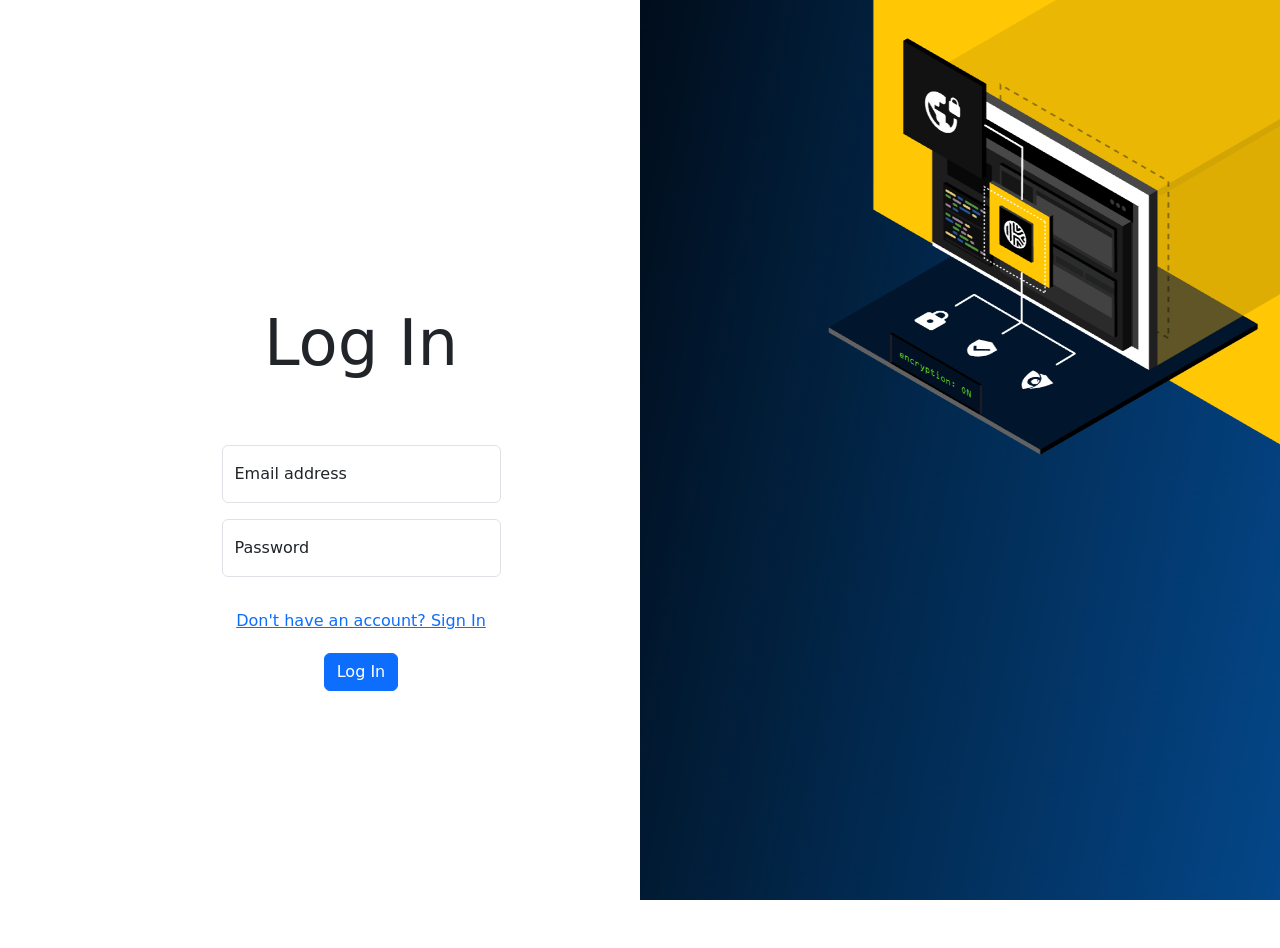
<file: index.html>
<!DOCTYPE html>
<html lang="en">
<head>
  <meta charset="UTF-8">
  <meta name="viewport" content="width=device-width, initial-scale=1.0">
  <link rel="stylesheet" href="style.css">
  <link href="https://cdn.jsdelivr.net/npm/bootstrap@5.0.2/dist/css/bootstrap.min.css" rel="stylesheet" integrity="sha384-EVSTQN3/azprG1Anm3QDgpJLIm9Nao0Yz1ztcQTwFspd3yD65VohhpuuCOmLASjC" crossorigin="anonymous">
  <title>Dashboard</title>
</head>
<body>
  <!-- NavBar -->
  <div id="header"></div>
  <script>
    fetch('components/header.html')
      .then(response => response.text())
      .then(data => {
        document.getElementById('header').innerHTML = data;
      })
      .catch(error => console.error('Error loading header:', error));
  </script>
  <!-- End of NavBar -->

  <!-- Projects -->
  <div class="projects-cards">
    <div class="row row-cols-1 row-cols-md-3 g-4">
      <div class="col">
        <div class="card">
          <img src="images/background.jpg" style="max-height: 10em; object-fit: cover; position: relative;" class="card-img-top" alt="...">
          <div class="card-body">
            <h5 class="card-title">Proyecto Impresionante</h5>
            <p class="card-text">Lorem ipsum dolor, sit amet consectetur adipisicing elit. Perspiciatis ipsam nostrum delectus voluptatibus quae dolore illum quisquam, porro commodi, nemo temporibus officiis nihil consequuntur ratione quo eum incidunt nobis architecto?</p>
          </div>
          <div class="card-footer">
            <small class="text-muted">Last updated 3 mins ago</small>
          </div>
        </div>
      </div>
      <div class="col">
        <div class="card">
          <img src="images/background.jpg" style="max-height: 10em; object-fit: cover; position: relative;" class="card-img-top" alt="...">
          <div class="card-body">
            <h5 class="card-title">Proyecto Increíble</h5>
            <p class="card-text">Lorem ipsum dolor sit amet consectetur adipisicing elit. Explicabo quae dolores odit quam voluptatibus. Ut quibusdam, aliquam quas repellat in incidunt laboriosam possimus dolorum voluptatibus nam praesentium iste! Hic, ipsum!</p>
          </div>
          <div class="card-footer">
            <small class="text-muted">Last updated 3 mins ago</small>
          </div>
        </div>
      </div>
      <div class="col">
        <div class="card">
          <img src="images/background.jpg" style="max-height: 10em; object-fit: cover; position: relative;" class="card-img-top" alt="...">
          <div class="card-body">
            <h5 class="card-title">Proyecto Fantástico</h5>
            <p class="card-text">Lorem, ipsum dolor sit amet consectetur adipisicing elit. Veniam molestias ea placeat non rem vel, natus fugiat nisi magni earum saepe harum blanditiis ex quod nam laudantium quae eveniet odio?</p>
          </div>
          <div class="card-footer">
            <small class="text-muted">Last updated 3 mins ago</small>
          </div>
        </div>
      </div>
      <div class="col">
        <div class="card">
          <img src="images/background.jpg" style="max-height: 10em; object-fit: cover; position: relative;" class="card-img-top" alt="...">
          <div class="card-body">
            <h5 class="card-title">Proyecto Espectacular</h5>
            <p class="card-text">Lorem ipsum dolor sit amet consectetur adipisicing elit. Impedit corporis placeat eligendi, atque omnis officia ullam recusandae voluptates quae cumque consectetur minus odio voluptatibus, mollitia quibusdam accusantium illum, dolorum labore?</p>
          </div>
          <div class="card-footer">
            <small class="text-muted">Last updated 3 mins ago</small>
          </div>
        </div>
      </div>
    </div>
  </div>
  <!-- End of Projects -->

  <!-- Footer -->
  <div id="footer"></div>
  <script>
    fetch('components/footer.html')
      .then(response => response.text())
      .then(data => {
        document.getElementById('footer').innerHTML = data;
      })
      .catch(error => console.error('Error loading footer:', error));
  </script>
  <!-- End of Footer -->

  <script src="https://cdn.jsdelivr.net/npm/bootstrap@5.0.2/dist/js/bootstrap.bundle.min.js" integrity="sha384-MrcW6ZMFYlzcLA8Nl+NtUVF0sA7MsXsP1UyJoMp4YLEuNSfAP+JcXn/tWtIaxVXM" crossorigin="anonymous"></script>
  <script src="scripts/auth.js"></script>
  <script src="scripts/pokeapi.js"></script>
  <script>
    checkSession();
  </script>

</body>
</html>
</file>
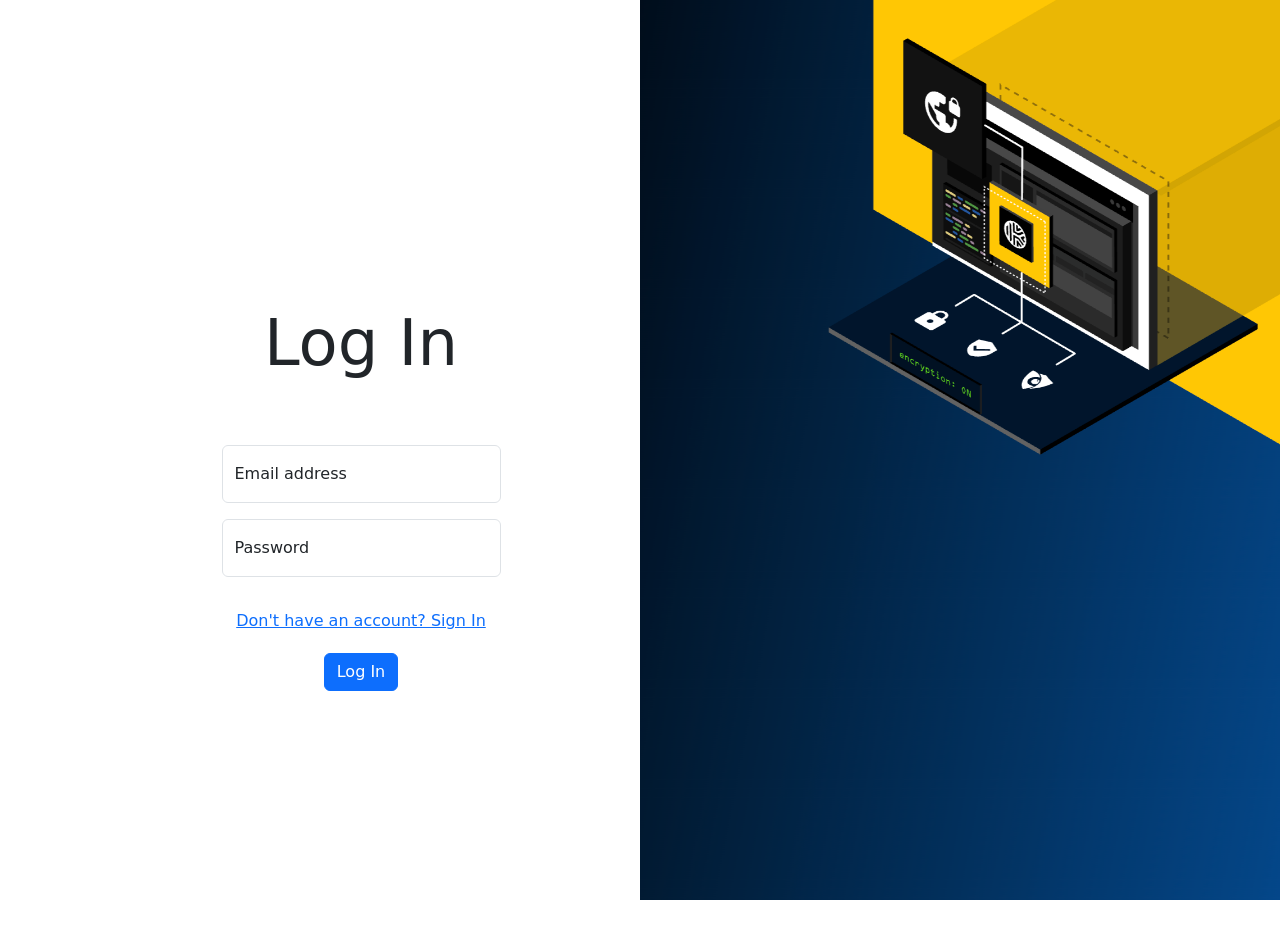
<file: pages/help.html>
<!-- filepath: /Users/opsystem/Documents/GitHub/Web6to/pages/help.html -->
<!DOCTYPE html>
<html lang="en">
<head>
  <meta charset="UTF-8">
  <meta name="viewport" content="width=device-width, initial-scale=1.0">
  <link rel="stylesheet" href="../style.css">
  <link href="https://cdn.jsdelivr.net/npm/bootstrap@5.0.2/dist/css/bootstrap.min.css" rel="stylesheet" integrity="sha384-EVSTQN3/azprG1Anm3QDgpJLIm9Nao0Yz1ztcQTwFspd3yD65VohhpuuCOmLASjC" crossorigin="anonymous">
  <title>Help</title>
</head>
<body>
  <!-- NavBar -->
  <div id="header"></div>
  <script>
    fetch('/components/header.html')
      .then(response => response.text())
      .then(data => {
        document.getElementById('header').innerHTML = data;
      })
      .catch(error => console.error('Error loading header:', error));
  </script>
  <!-- End of NavBar -->

  <!-- Help Content -->
  <div class="container-fluid mt-5 p-3">
    
    <div class="row">
      <div class="col-md-3">
        <h1 class="mb-4">Help Center</h1>
      </div>
      <div class="col-md-6">
        <div class="accordion" id="helpAccordion">
          <div class="accordion-item">
            <h2 class="accordion-header" id="headingOne">
              <button class="accordion-button" type="button" data-bs-toggle="collapse" data-bs-target="#collapseOne" aria-expanded="true" aria-controls="collapseOne">
                Getting Started
              </button>
            </h2>
            <div id="collapseOne" class="accordion-collapse collapse show" aria-labelledby="headingOne" data-bs-parent="#helpAccordion">
              <div class="accordion-body">
                Lorem ipsum dolor sit, amet consectetur adipisicing elit. Temporibus esse obcaecati unde exercitationem provident numquam, illum iusto consectetur voluptas, veniam harum, excepturi quas cum explicabo debitis dolores cumque animi! Deserunt!
              </div>
            </div>
          </div>
          <div class="accordion-item">
            <h2 class="accordion-header" id="headingTwo">
              <button class="accordion-button collapsed" type="button" data-bs-toggle="collapse" data-bs-target="#collapseTwo" aria-expanded="false" aria-controls="collapseTwo">
                How do I create a project?
              </button>
            </h2>
            <div id="collapseTwo" class="accordion-collapse collapse" aria-labelledby="headingTwo" data-bs-parent="#helpAccordion">
              <div class="accordion-body">
                Lorem ipsum dolor sit amet consectetur adipisicing elit. Velit beatae repudiandae est esse quis, quaerat, nihil sed saepe impedit fuga reprehenderit molestias tempora voluptates! Facilis consequuntur officia aperiam obcaecati adipisci?
              </div>
            </div>
          </div>
          <div class="accordion-item">
            <h2 class="accordion-header" id="headingThree">
              <button class="accordion-button collapsed" type="button" data-bs-toggle="collapse" data-bs-target="#collapseThree" aria-expanded="false" aria-controls="collapseThree">
                Understanding the Dashboard
              </button>
            </h2>
            <div id="collapseThree" class="accordion-collapse collapse" aria-labelledby="headingThree" data-bs-parent="#helpAccordion">
              <div class="accordion-body">
                Lorem, ipsum dolor sit amet consectetur adipisicing elit. Pariatur reiciendis voluptas totam, obcaecati assumenda soluta nihil sint culpa ducimus illo? Expedita nostrum placeat, illum laudantium ducimus omnis cum itaque! Odit?
              </div>
            </div>
          </div>
          <div class="accordion-item">
            <h2 class="accordion-header" id="headingFour">
              <button class="accordion-button collapsed" type="button" data-bs-toggle="collapse" data-bs-target="#collapseFour" aria-expanded="false" aria-controls="collapseFour">
                Account & Security
              </button>
            </h2>
            <div id="collapseFour" class="accordion-collapse collapse" aria-labelledby="headingFour" data-bs-parent="#helpAccordion">
              <div class="accordion-body">
                Lorem ipsum dolor sit amet, consectetur adipisicing elit. Voluptate quae quis ipsa veritatis, consequuntur accusamus? Enim et porro ex dolores! Reprehenderit culpa iste expedita ex. Voluptate incidunt cumque voluptas ducimus!
              </div>
            </div>
          </div>
          <div class="accordion-item">
            <h2 class="accordion-header" id="headingFive">
              <button class="accordion-button collapsed" type="button" data-bs-toggle="collapse" data-bs-target="#collapseFive" aria-expanded="false" aria-controls="collapseFive">
                Contact Support
              </button>
            </h2>
            <div id="collapseFive" class="accordion-collapse collapse" aria-labelledby="headingFive" data-bs-parent="#helpAccordion">
              <div class="accordion-body">
                Lorem ipsum dolor, sit amet consectetur adipisicing elit. Eaque ea, nihil possimus sunt cumque eius corrupti ducimus sit magnam sapiente incidunt, quod voluptates modi! Ducimus esse a maiores cumque debitis!
              </div>
            </div>
          </div>
        </div>
      </div>
      <div class="col-md-3">
        <div class="card">
          <div class="card-header">
            <h5>Quick Links</h5>
          </div>
          <div class="card-body">
            <ul class="list-unstyled">
              <li><a href="../index.html" class="btn btn-link">View Projects</a></li>
              <li><a href="dashboards.html" class="btn btn-link">Go to Dashboard</a></li>
              <li><a href="login.html" class="btn btn-link">Log In</a></li>
              <li><a href="signin.html" class="btn btn-link">Sign Up</a></li>
            </ul>
          </div>
        </div>
      </div>
    </div>
  </div>
  <!-- End of Help Content -->

  <!-- Footer -->
  <div id="footer"></div>
  <script>
    fetch('../components/footer.html')
      .then(response => response.text())
      .then(data => {
        document.getElementById('footer').innerHTML = data;
      })
      .catch(error => console.error('Error loading footer:', error));
  </script>
  <!-- End of Footer -->

  <script src="https://cdn.jsdelivr.net/npm/bootstrap@5.0.2/dist/js/bootstrap.bundle.min.js"></script>
  <script src="/scripts/auth.js"></script>
  <script src="/scripts/pokeapi.js"></script>
  <script>
    checkSession();
  </script>
</body>
</html>
</file>
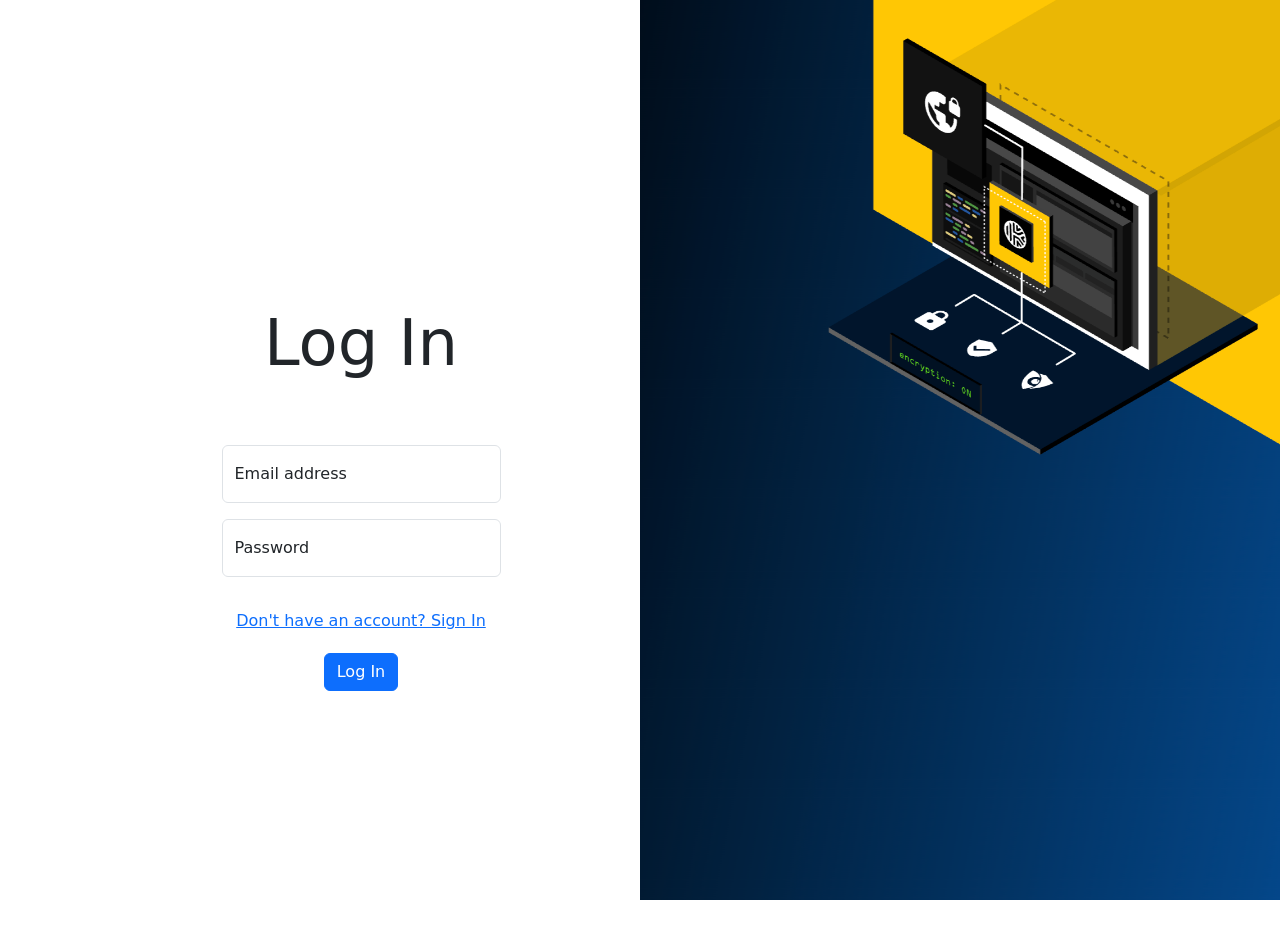
<file: pages/login.html>
<!DOCTYPE html>
<html lang="en">
<head>
  <meta charset="UTF-8">
  <meta name="viewport" content="width=device-width, initial-scale=1.0">
  <link rel="stylesheet" href="../style.css">
  <link href="https://cdn.jsdelivr.net/npm/bootstrap@5.0.2/dist/css/bootstrap.min.css" rel="stylesheet" integrity="sha384-EVSTQN3/azprG1Anm3QDgpJLIm9Nao0Yz1ztcQTwFspd3yD65VohhpuuCOmLASjC" crossorigin="anonymous">
  <title>Log In</title>
</head>
<body>
  <div class="container">
    <div class="login-container">
      <h2>Log In</h2>
      <form id="loginForm">
        <div class="form-floating mb-3">
          <input type="email" class="form-control" id="floatingInput" placeholder="name@example.com" required>
          <label for="floatingInput">Email address</label>
        </div>

        <div class="form-floating mb-3">
          <input type="password" class="form-control" id="floatingPassword" placeholder="Password" required>
          <label for="floatingPassword">Password</label>
        </div>

        <div id="errorMessage" class="alert alert-danger" style="display:none;"></div>

        <a href="signin.html" class="text-center pt-3">Don't have an account? Sign In</a>

        <div class="submit-button">
          <button type="submit" class="btn btn-primary">Log In</button>
        </div>
      </form>
    </div>
  </div>
  <div class="background"></div>

  <script>
    document.getElementById('loginForm').addEventListener('submit', function(e) {
      e.preventDefault();
      
      const email = document.getElementById('floatingInput').value;
      const password = document.getElementById('floatingPassword').value;
      const errorMessage = document.getElementById('errorMessage');
      
      // Obtener usuarios registrados
      let users = JSON.parse(localStorage.getItem('users')) || [];
      
      // Buscar usuario con ese email y contraseña
      const user = users.find(u => u.email === email && u.password === password);
      
      if(!user) {
        errorMessage.textContent = 'Email o contraseña incorrectos';
        errorMessage.style.display = 'block';
        return;
      }
      
      // Guardar sesión
      localStorage.setItem('userSession', JSON.stringify({
        email: email,
        loginTime: new Date().toISOString()
      }));
      
      // Redirigir a index.html
      window.location.href = '../index.html';
    });
  </script>
</body>
</html>
</file>
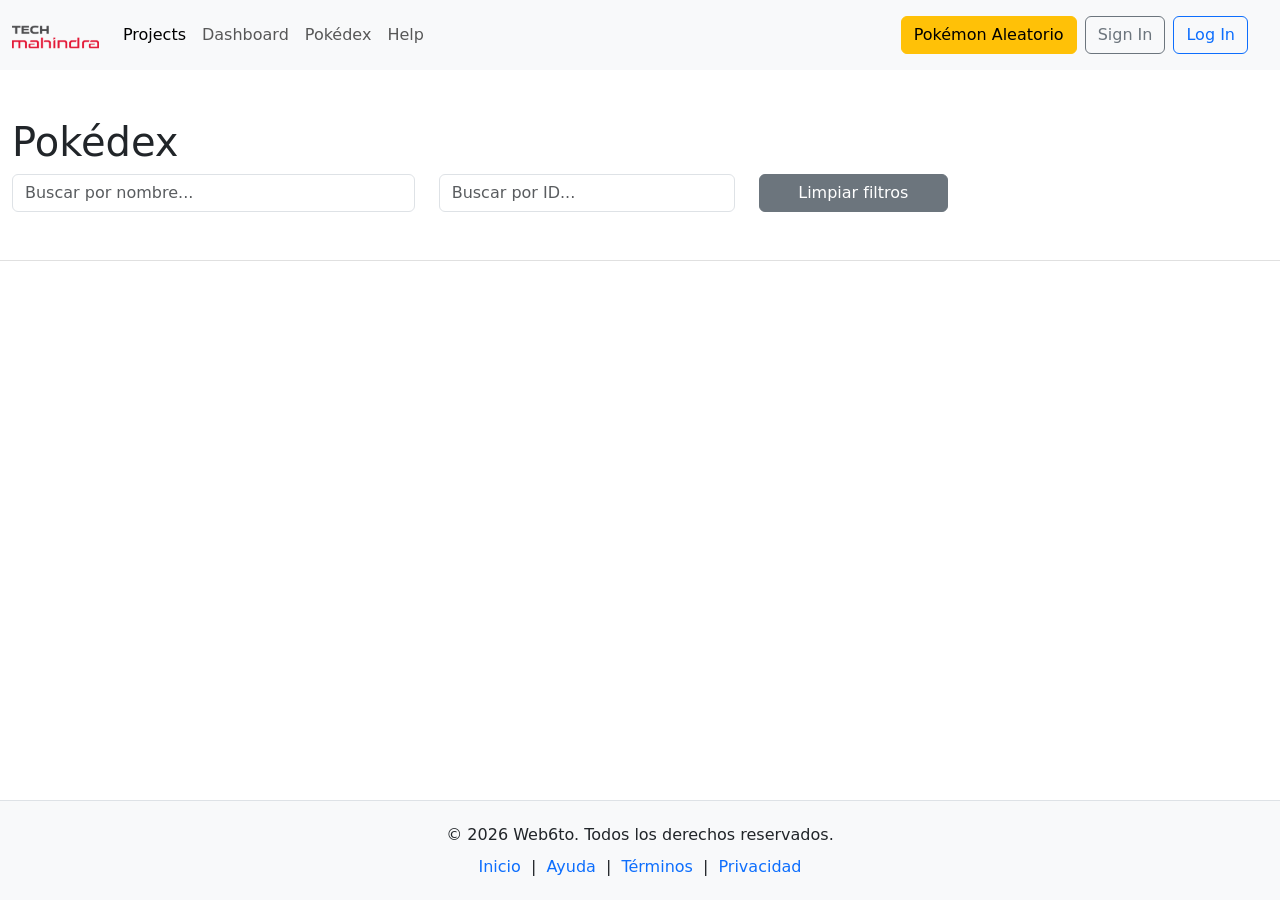
<file: pages/pokemons.html>
<!DOCTYPE html>
<html lang="es">
<head>
  <meta charset="UTF-8">
  <meta name="viewport" content="width=device-width, initial-scale=1.0">
  <link rel="stylesheet" href="../style.css">
  <link href="https://cdn.jsdelivr.net/npm/bootstrap@5.0.2/dist/css/bootstrap.min.css" rel="stylesheet" integrity="sha384-EVSTQN3/azprG1Anm3QDgpJLIm9Nao0Yz1ztcQTwFspd3yD65VohhpuuCOmLASjC" crossorigin="anonymous">
  <title>Pokémons</title>
</head>
<body>
  <!-- NavBar -->
  <div id="header"></div>
  <script>
    fetch('/components/header.html')
      .then(response => response.text())
      .then(data => {
        document.getElementById('header').innerHTML = data;
      })
      .catch(error => console.error('Error loading header:', error));
  </script>
  <!-- End of NavBar -->

  <!-- Pokemon Content -->
  <div class="container-fluid pokemon-gallery">
    <div class="row">
      <div class="col-12">
        <h1 class="page-title">Pokédex</h1>
      </div>
    </div>

    <!-- Search Filters -->
    <div class="row mb-3">
      <div class="col-md-4">
        <input type="text" id="searchName" class="form-control" placeholder="Buscar por nombre...">
      </div>
      <div class="col-md-3">
        <input type="number" id="searchId" class="form-control" placeholder="Buscar por ID...">
      </div>
      <div class="col-md-2">
        <button id="clearFilters" class="btn btn-secondary w-100">Limpiar filtros</button>
      </div>
    </div>

    <!-- Type Filter -->
    <div class="row">
      <div class="col-12" id="typeFilter">
        <!-- Los botones se generan dinámicamente -->
      </div>
    </div>

    <!-- Pokemon Gallery -->
    <div class="row" id="pokemonGallery">
      <!-- Los pokemones se generan dinámicamente -->
    </div>
  </div>

  <!-- Footer -->
  <div id="footer"></div>
  <script>
    fetch('/components/footer.html')
      .then(response => response.text())
      .then(data => {
        document.getElementById('footer').innerHTML = data;
      })
      .catch(error => console.error('Error loading footer:', error));
  </script>
  <!-- End of Footer -->

  <script src="https://cdn.jsdelivr.net/npm/bootstrap@5.0.2/dist/js/bootstrap.bundle.min.js" integrity="sha384-MrcW6ZMFYlzcLA8Nl+NtUVF0sA7MsXsP1UyJoMp4YLEuNSfAP+JcXn/tWtIaxVXM" crossorigin="anonymous"></script>
  <script src="../scripts/pokemon.js"></script>
  <script src="../scripts/pokeapi.js"></script>
</body>
</html>
</file>
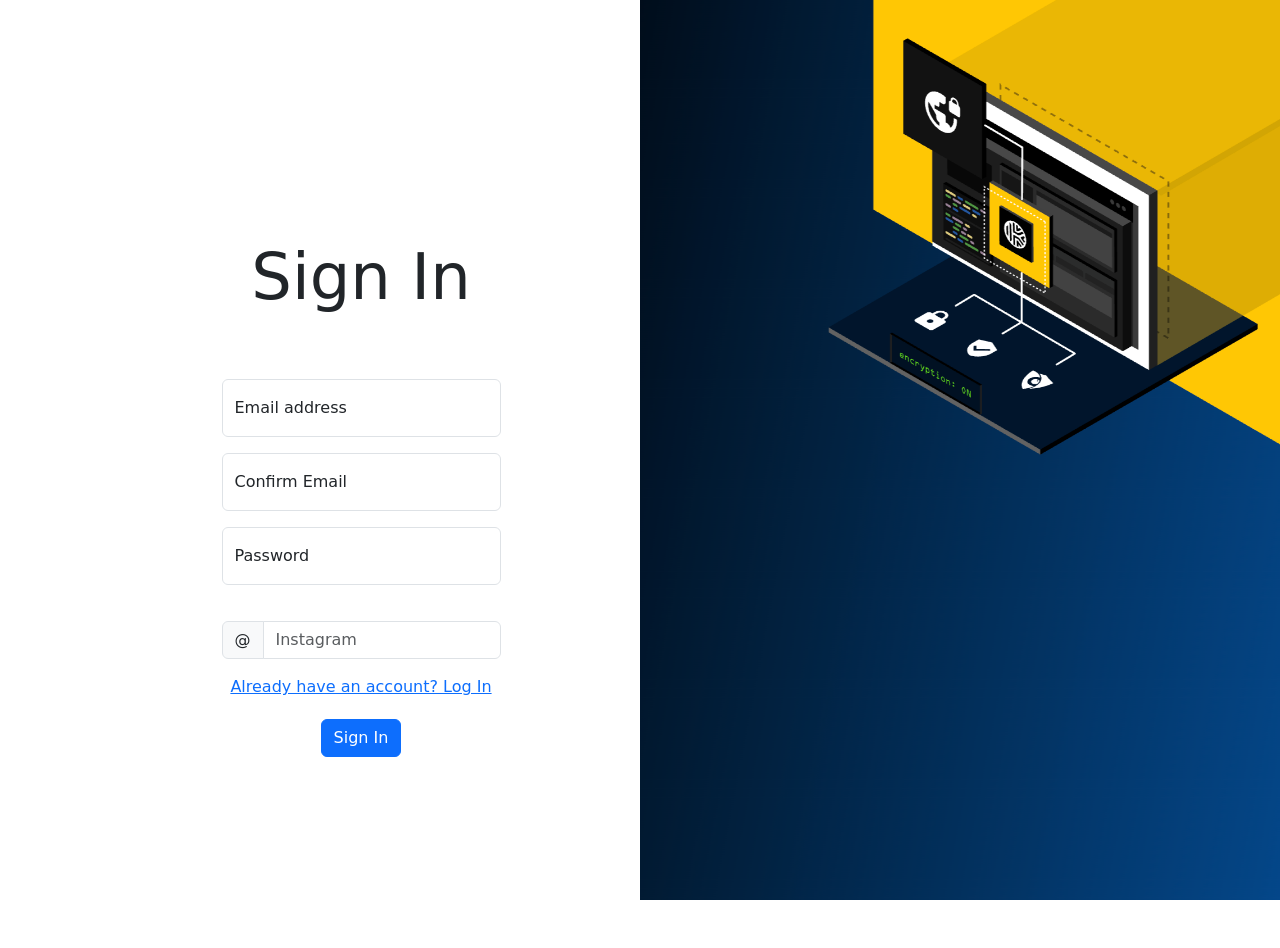
<file: pages/signin.html>
<!DOCTYPE html>
<html lang="en">
<head>
  <meta charset="UTF-8">
  <meta name="viewport" content="width=device-width, initial-scale=1.0">
  <link rel="stylesheet" href="../style.css">
  <link href="https://cdn.jsdelivr.net/npm/bootstrap@5.0.2/dist/css/bootstrap.min.css" rel="stylesheet" integrity="sha384-EVSTQN3/azprG1Anm3QDgpJLIm9Nao0Yz1ztcQTwFspd3yD65VohhpuuCOmLASjC" crossorigin="anonymous">
  <title>Sign In</title>
</head>
<body>
  <div class="container">
    <div class="login-container">
      <h2>Sign In</h2>
      <form id="signinForm">
        <div class="form-floating mb-3">
          <input type="email" class="form-control" id="floatingInput" placeholder="name@example.com" required>
          <label for="floatingInput">Email address</label>
        </div>

        <div class="form-floating mb-3">
          <input type="email" class="form-control" id="floatingConfirm" placeholder="name@example.com" required>
          <label for="floatingConfirm">Confirm Email</label>
        </div>

        <div class="form-floating mb-3">
          <input type="password" class="form-control" id="floatingPassword" placeholder="Password" required>
          <label for="floatingPassword">Password</label>
        </div>

        <div class="input-group flex-nowrap insta mb-3">
          <span class="input-group-text" id="addon-wrapping">@</span>
          <input type="text" class="form-control" id="instagramInput" placeholder="Instagram" aria-label="Username" aria-describedby="addon-wrapping" required>
        </div>

        <div id="errorMessage" class="alert alert-danger" style="display:none;"></div>

        <a href="login.html" class="text-center">Already have an account? Log In</a>

        <div class="submit-button">
          <button type="submit" class="btn btn-primary">Sign In</button>
        </div>
      </form>
    </div>
  </div>
  <div class="background"></div>

  <script>
    document.getElementById('signinForm').addEventListener('submit', function(e) {
      e.preventDefault();
      
      const email = document.getElementById('floatingInput').value;
      const confirmEmail = document.getElementById('floatingConfirm').value;
      const password = document.getElementById('floatingPassword').value;
      const instagram = document.getElementById('instagramInput').value;
      const errorMessage = document.getElementById('errorMessage');
      
      // Validar que los emails coincidan
      if(email !== confirmEmail) {
        errorMessage.textContent = 'Los emails no coinciden';
        errorMessage.style.display = 'block';
        return;
      }
      
      // Obtener usuarios registrados
      let users = JSON.parse(localStorage.getItem('users')) || [];
      
      // Validar que el email no esté registrado
      if(users.some(user => user.email === email)) {
        errorMessage.textContent = 'Este email ya está registrado';
        errorMessage.style.display = 'block';
        return;
      }
      
      // Registrar nuevo usuario
      users.push({
        email: email,
        password: password,
        instagram: instagram,
        registerDate: new Date().toISOString()
      });
      
      localStorage.setItem('users', JSON.stringify(users));
      
      // Guardar sesión actual
      localStorage.setItem('userSession', JSON.stringify({
        email: email,
        loginTime: new Date().toISOString()
      }));
      
      // Redirigir a index.html
      window.location.href = '../index.html';
    });
  </script>
</body>
</html>
</file>
<file: style.css>
/* Login */
.container {
  display: flex;
  height: 100vh;
}

.login-container {
  display: flex;
  width: 50%;
  height: 100%;
  flex-direction: column;
  align-items: center;
  justify-content: center;
}

.login-container h2 {
  margin-bottom: 1em;
  font-size: 4em;
}

.login-container form {
  display: flex;
  flex-direction: column;
  width: 50%;
  justify-items: center;
}

.submit-button{
  display: flex;
  justify-content: center;
  margin-top: 20px;
}

.background {
  position: fixed;
  width: 50%;
  height: 100%;
  top: 0%;
  right: 0%;
  background-image: url('images/background.jpg');
  background-size: cover;
  background-position: center;
  z-index: -1;
}

.insta {
  margin-top: 20px;
  margin-bottom: 20px;
}

/* Dashboard */
body {
  padding-top: 3em;
}

.projects-cards {
  padding: 2em;
}

/* Dashboard */
.chart-container {
  position: relative;
  height: 400px;
  margin-bottom: 30px;
}

/* Pokemons */
.pokemon-gallery {
  padding-top: 70px;
  margin-bottom: 3rem;
}

.pokemon-card {
  background: white;
  border-radius: 8px;
  box-shadow: 0 2px 8px rgba(0, 0, 0, 0.1);
  cursor: pointer;
  margin-bottom: 1rem;
  transition: transform 0.2s;
}

.pokemon-card:hover {
  transform: translateY(-5px);
}

.pokemon-image-container {
  background: linear-gradient(135deg, #667eea 0%, #764ba2 100%);
  height: 150px;
  display: flex;
  align-items: center;
  justify-content: center;
}

.pokemon-image {
  max-width: 90%;
  max-height: 90%;
}

.pokemon-info {
  padding: 1rem;
}

.pokemon-name {
  font-weight: 600;
  margin-bottom: 0.5rem;
  font-size: 0.875rem;
}

.pokemon-types {
  display: flex;
  gap: 4px;
  flex-wrap: wrap;
}

.type-badge {
  font-size: 0.65rem;
  padding: 4px 8px;
  border-radius: 4px;
  color: white;
}

.type-normal { background-color: #A8A878; }
.type-fighting { background-color: #C03028; }
.type-flying { background-color: #A890F0; }
.type-poison { background-color: #A040A0; }
.type-ground { background-color: #E0C068; }
.type-rock { background-color: #B8A038; }
.type-bug { background-color: #A8B820; }
.type-ghost { background-color: #705898; }
.type-steel { background-color: #B8B8D0; }
.type-fire { background-color: #F08030; }
.type-water { background-color: #6890F0; }
.type-grass { background-color: #78C850; }
.type-electric { background-color: #F8D030; }
.type-psychic { background-color: #F85888; }
.type-ice { background-color: #98D8D8; }
.type-dragon { background-color: #7038F8; }
.type-dark { background-color: #705848; }
.type-fairy { background-color: #EE99AC; }

#typeFilter {
  padding: 1rem 0;
  border-bottom: 1px solid #e0e0e0;
  margin-bottom: 2rem;
}

.filter-btn {
  font-weight: 500;
}

.filter-btn.active {
  background-color: #0d6efd;
  color: white;
}
</file>
